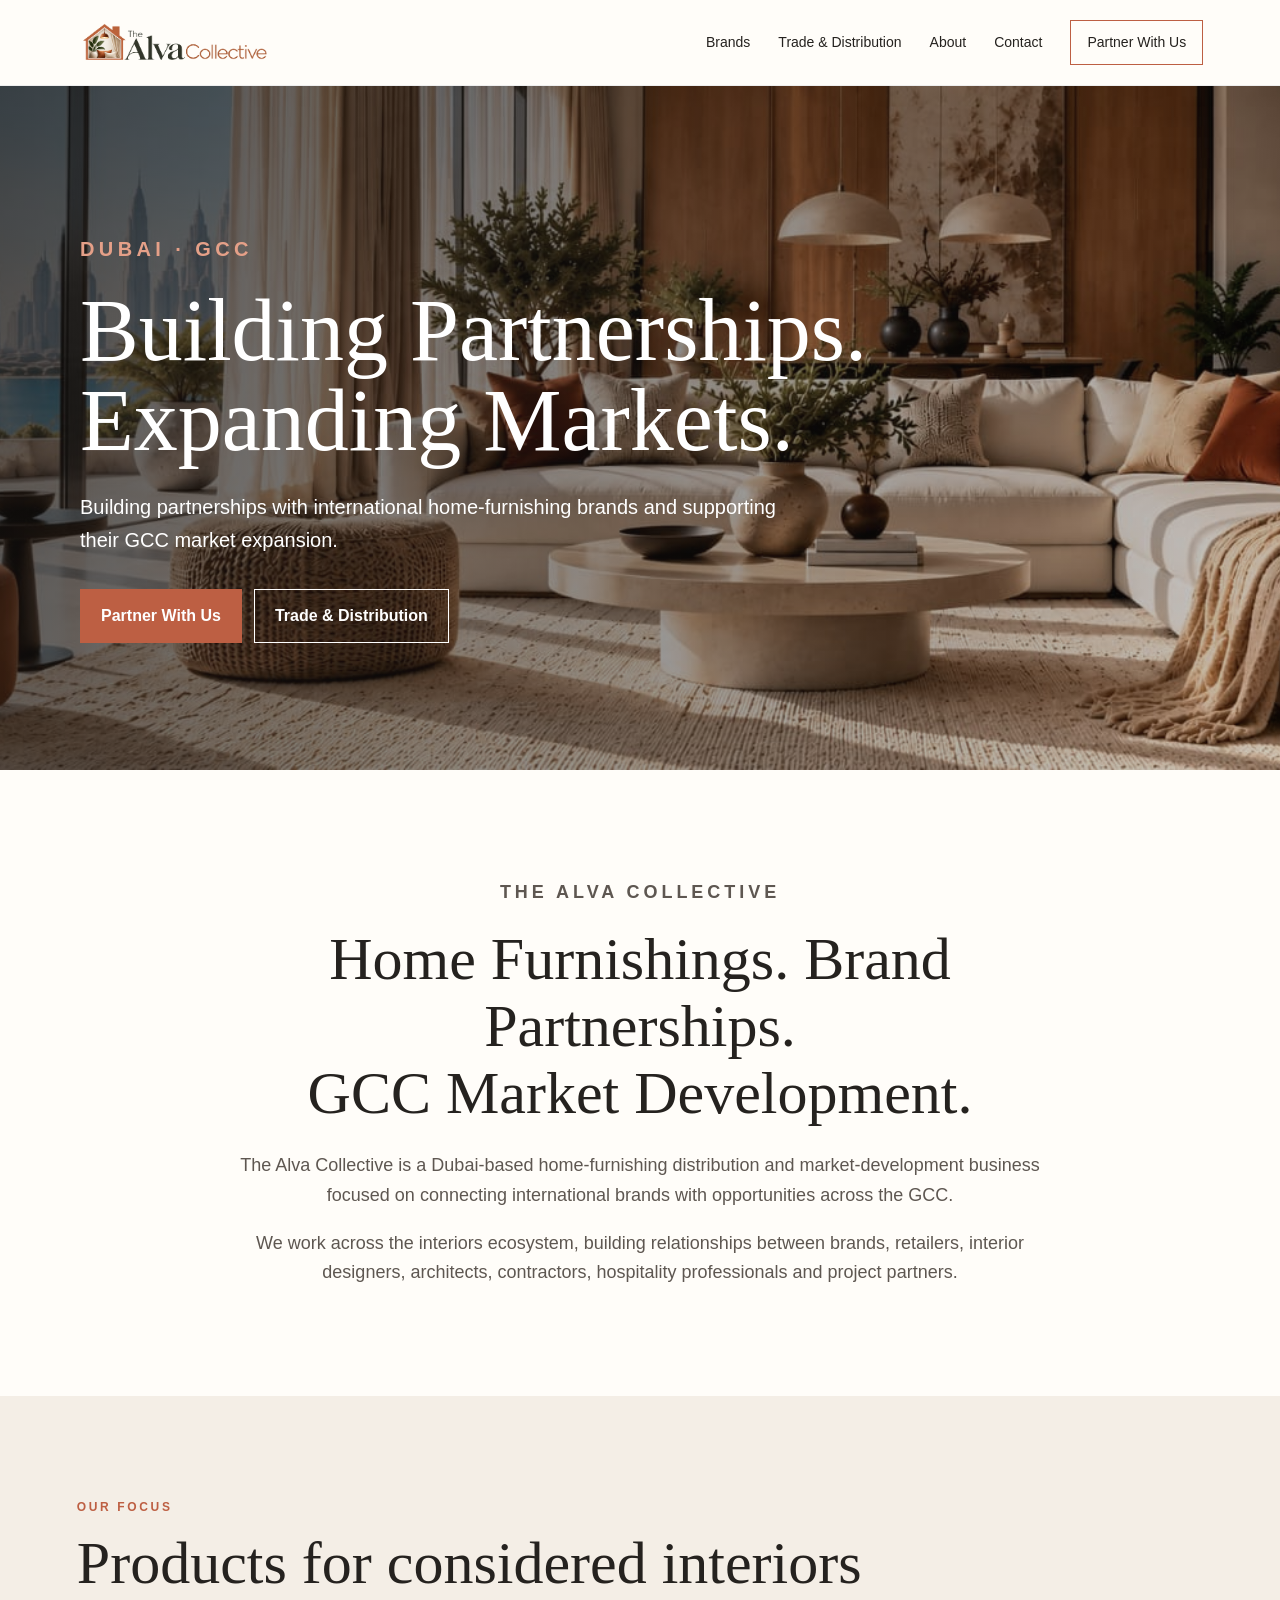
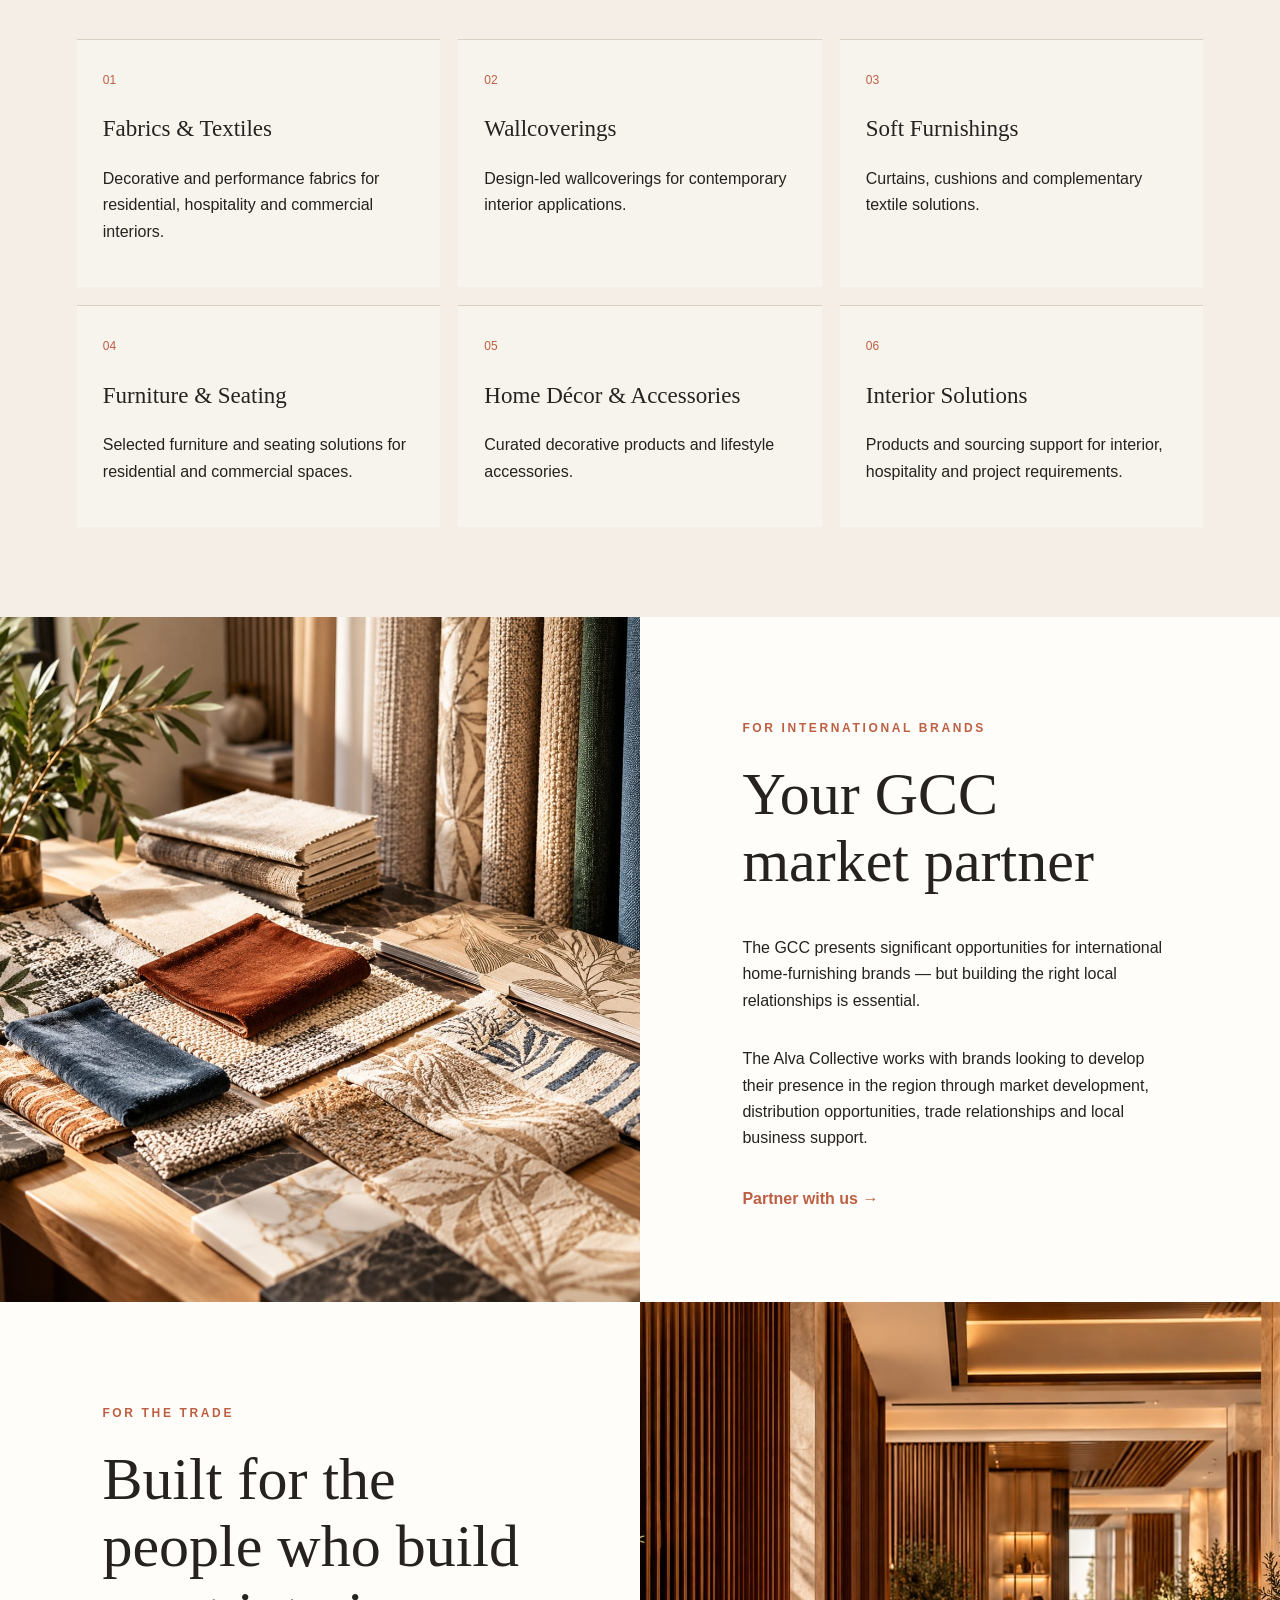
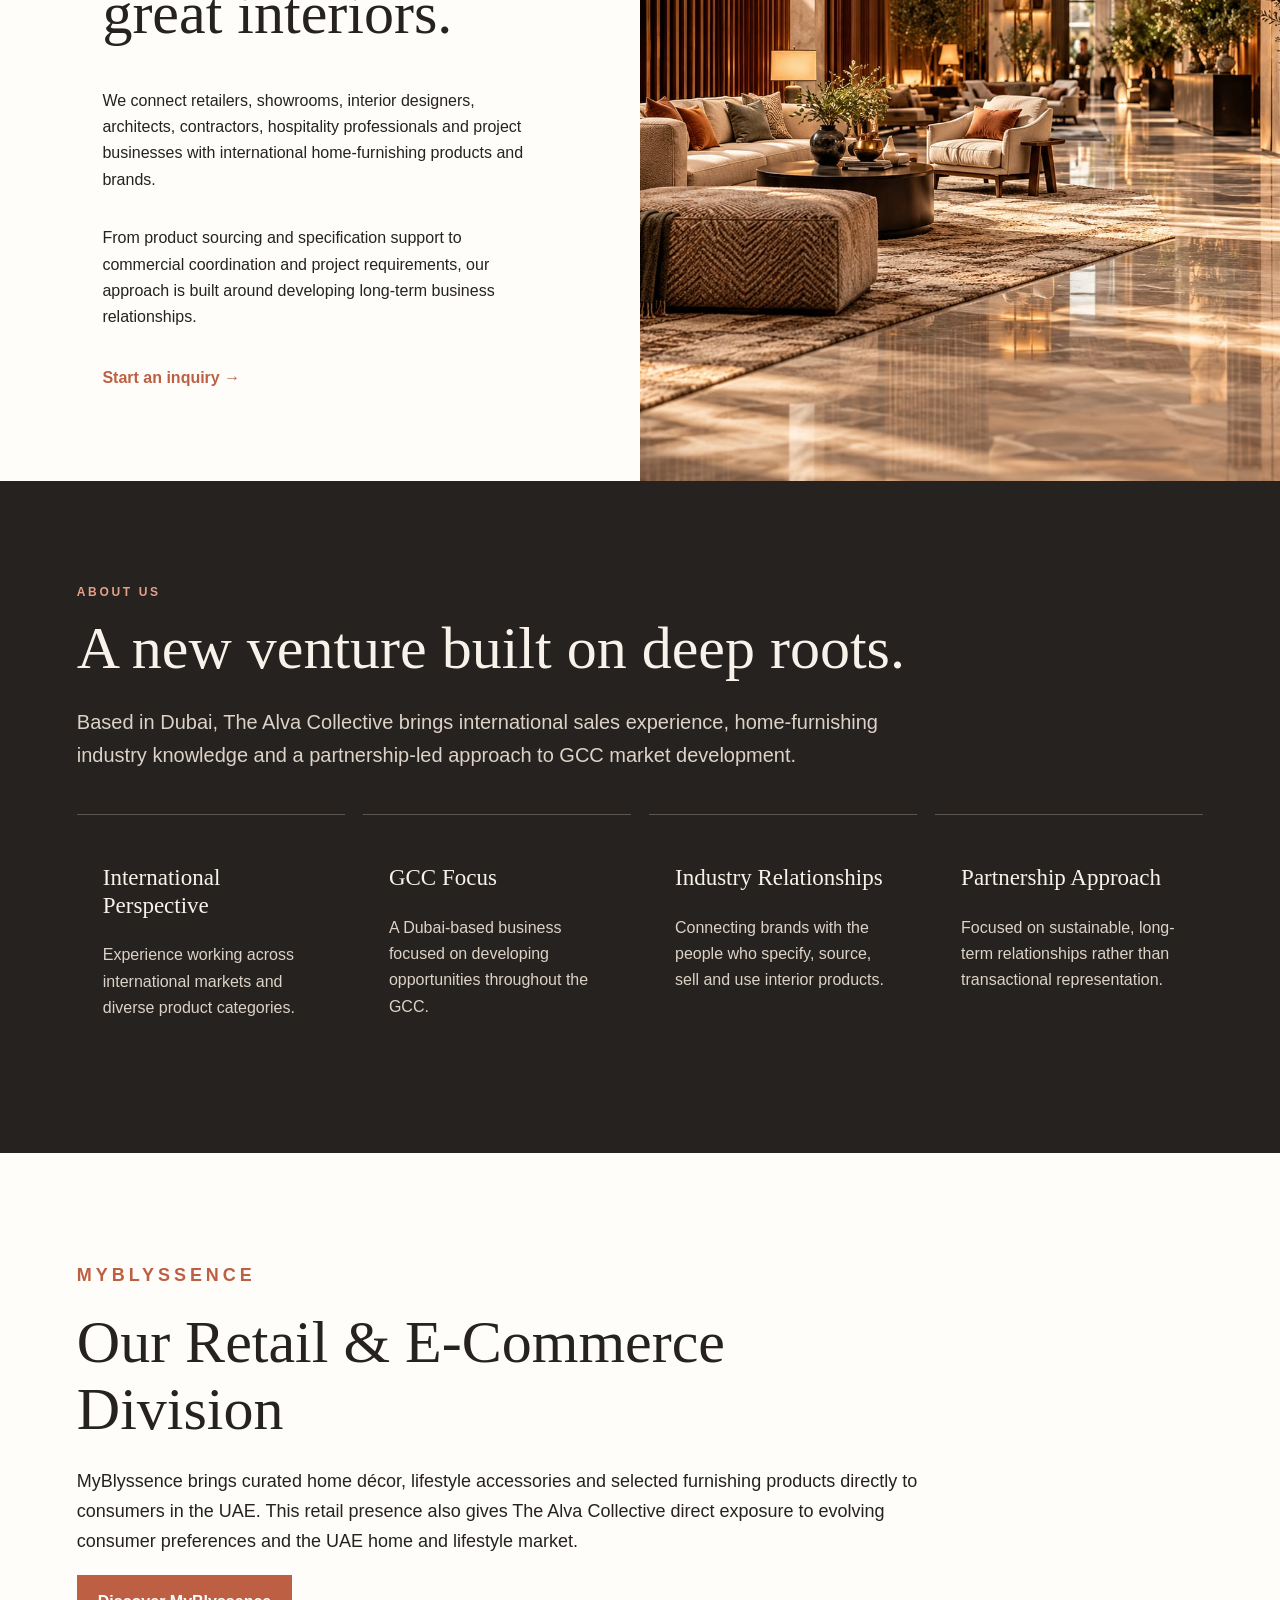
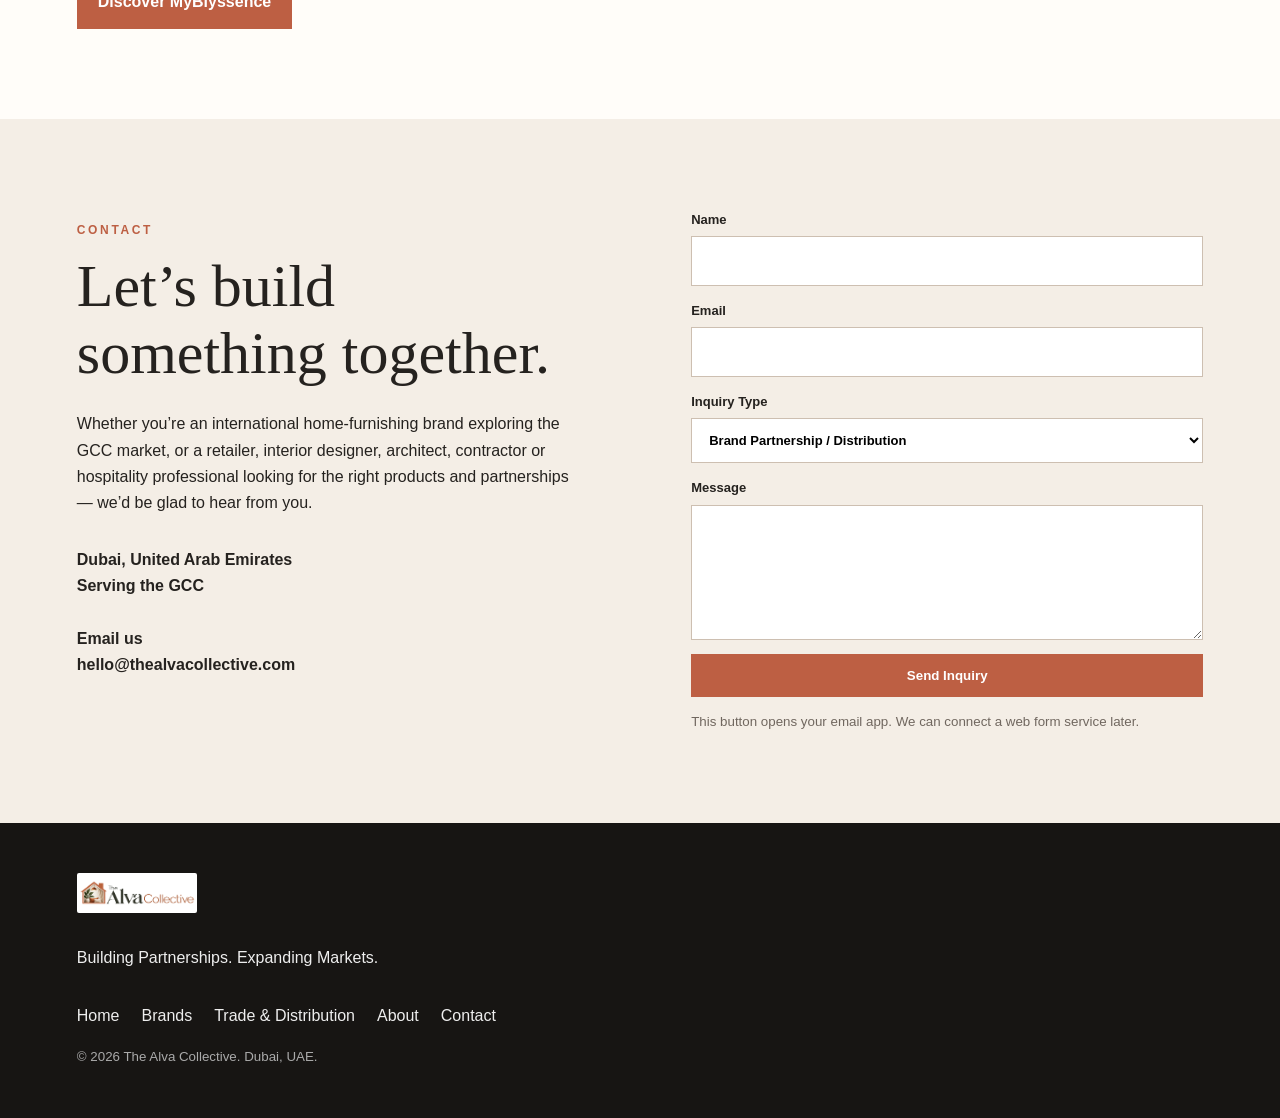
<file: index.html>
<!doctype html><html lang="en"><head><meta charset="utf-8"><meta name="viewport" content="width=device-width,initial-scale=1"><title>The Alva Collective | GCC Home Furnishing Partnerships</title><meta name="description" content="Dubai-based home-furnishing business building partnerships with international brands and supporting GCC market expansion."><link rel="stylesheet" href="styles.css"></head><body>
<header><a class="brand" href="#home"><img src="logo.png" alt="The Alva Collective logo"></a><button class="menu" aria-label="Menu">☰</button><nav><a href="#brands">Brands</a><a href="#trade">Trade & Distribution</a><a href="#about">About</a><a href="#contact">Contact</a><a class="pill" href="#contact">Partner With Us</a></nav></header>
<main id="home">
<section class="hero"><div class="hero-bg"></div><div class="hero-copy"><p class="eyebrow">DUBAI · GCC</p><h1>Building Partnerships.<br>Expanding Markets.</h1><p>Building partnerships with international home-furnishing brands and supporting their GCC market expansion.</p><div class="actions"><a class="btn primary" href="#contact">Partner With Us</a><a class="btn ghost" href="#trade">Trade & Distribution</a></div></div></section>
<section class="intro"><p class="eyebrow">THE ALVA COLLECTIVE</p><h2>Home Furnishings. Brand Partnerships.<br>GCC Market Development.</h2><p>The Alva Collective is a Dubai-based home-furnishing distribution and market-development business focused on connecting international brands with opportunities across the GCC.</p><p>We work across the interiors ecosystem, building relationships between brands, retailers, interior designers, architects, contractors, hospitality professionals and project partners.</p></section>
<section id="brands" class="section warm"><p class="eyebrow">OUR FOCUS</p><h2>Products for considered interiors</h2><div class="grid six"><article><span>01</span><h3>Fabrics & Textiles</h3><p>Decorative and performance fabrics for residential, hospitality and commercial interiors.</p></article><article><span>02</span><h3>Wallcoverings</h3><p>Design-led wallcoverings for contemporary interior applications.</p></article><article><span>03</span><h3>Soft Furnishings</h3><p>Curtains, cushions and complementary textile solutions.</p></article><article><span>04</span><h3>Furniture & Seating</h3><p>Selected furniture and seating solutions for residential and commercial spaces.</p></article><article><span>05</span><h3>Home Décor & Accessories</h3><p>Curated decorative products and lifestyle accessories.</p></article><article><span>06</span><h3>Interior Solutions</h3><p>Products and sourcing support for interior, hospitality and project requirements.</p></article></div></section>
<section id="trade" class="split"><div class="visual texture"></div><div class="copy"><p class="eyebrow">FOR INTERNATIONAL BRANDS</p><h2>Your GCC market partner</h2><p>The GCC presents significant opportunities for international home-furnishing brands — but building the right local relationships is essential.</p><p>The Alva Collective works with brands looking to develop their presence in the region through market development, distribution opportunities, trade relationships and local business support.</p><a class="textlink" href="#contact">Partner with us →</a></div></section>
<section class="split reverse"><div class="visual interior"></div><div class="copy"><p class="eyebrow">FOR THE TRADE</p><h2>Built for the people who build great interiors.</h2><p>We connect retailers, showrooms, interior designers, architects, contractors, hospitality professionals and project businesses with international home-furnishing products and brands.</p><p>From product sourcing and specification support to commercial coordination and project requirements, our approach is built around developing long-term business relationships.</p><a class="textlink" href="#contact">Start an inquiry →</a></div></section>
<section id="about" class="section dark"><p class="eyebrow">ABOUT US</p><h2>A new venture built on deep roots.</h2><p class="lead">Based in Dubai, The Alva Collective brings international sales experience, home-furnishing industry knowledge and a partnership-led approach to GCC market development.</p><div class="grid four"><article><h3>International Perspective</h3><p>Experience working across international markets and diverse product categories.</p></article><article><h3>GCC Focus</h3><p>A Dubai-based business focused on developing opportunities throughout the GCC.</p></article><article><h3>Industry Relationships</h3><p>Connecting brands with the people who specify, source, sell and use interior products.</p></article><article><h3>Partnership Approach</h3><p>Focused on sustainable, long-term relationships rather than transactional representation.</p></article></div></section>
<section class="section retail"><p class="eyebrow">MYBLYSSENCE</p><h2>Our Retail & E-Commerce Division</h2><p>MyBlyssence brings curated home décor, lifestyle accessories and selected furnishing products directly to consumers in the UAE. This retail presence also gives The Alva Collective direct exposure to evolving consumer preferences and the UAE home and lifestyle market.</p><a class="btn primary" href="https://www.myblyssence.com" target="_blank" rel="noopener">Discover MyBlyssence</a></section>
<section id="contact" class="contact"><div><p class="eyebrow">CONTACT</p><h2>Let’s build something together.</h2><p>Whether you’re an international home-furnishing brand exploring the GCC market, or a retailer, interior designer, architect, contractor or hospitality professional looking for the right products and partnerships — we’d be glad to hear from you.<p class="location">Dubai, United Arab Emirates<br>Serving the GCC<br><br>Email us<br><a href="mailto:hello@thealvacollective.com">hello@thealvacollective.com</a>
</p></div><form action="mailto:hello@thealvacollective.com" method="post" enctype="text/plain"><label>Name<input name="Name" required></label><label>Email<input type="email" name="Email" required></label><label>Inquiry Type<select name="Inquiry Type"><option>Brand Partnership / Distribution</option><option>Retail & Wholesale</option><option>Interior Design & Architecture</option><option>Hospitality & Contract</option><option>Product / Project Inquiry</option><option>Other</option></select></label><label>Message<textarea name="Message" rows="5" required></textarea></label><button class="btn primary" type="submit">Send Inquiry</button><small>This button opens your email app. We can connect a web form service later.</small></form></section>
</main><footer><img src="logo.png" alt=""><p>Building Partnerships. Expanding Markets.</p><div><a href="#home">Home</a><a href="#brands">Brands</a><a href="#trade">Trade & Distribution</a><a href="#about">About</a><a href="#contact">Contact</a></div><small>© 2026 The Alva Collective. Dubai, UAE.</small></footer><script src="script.js"></script></body></html>
</file>
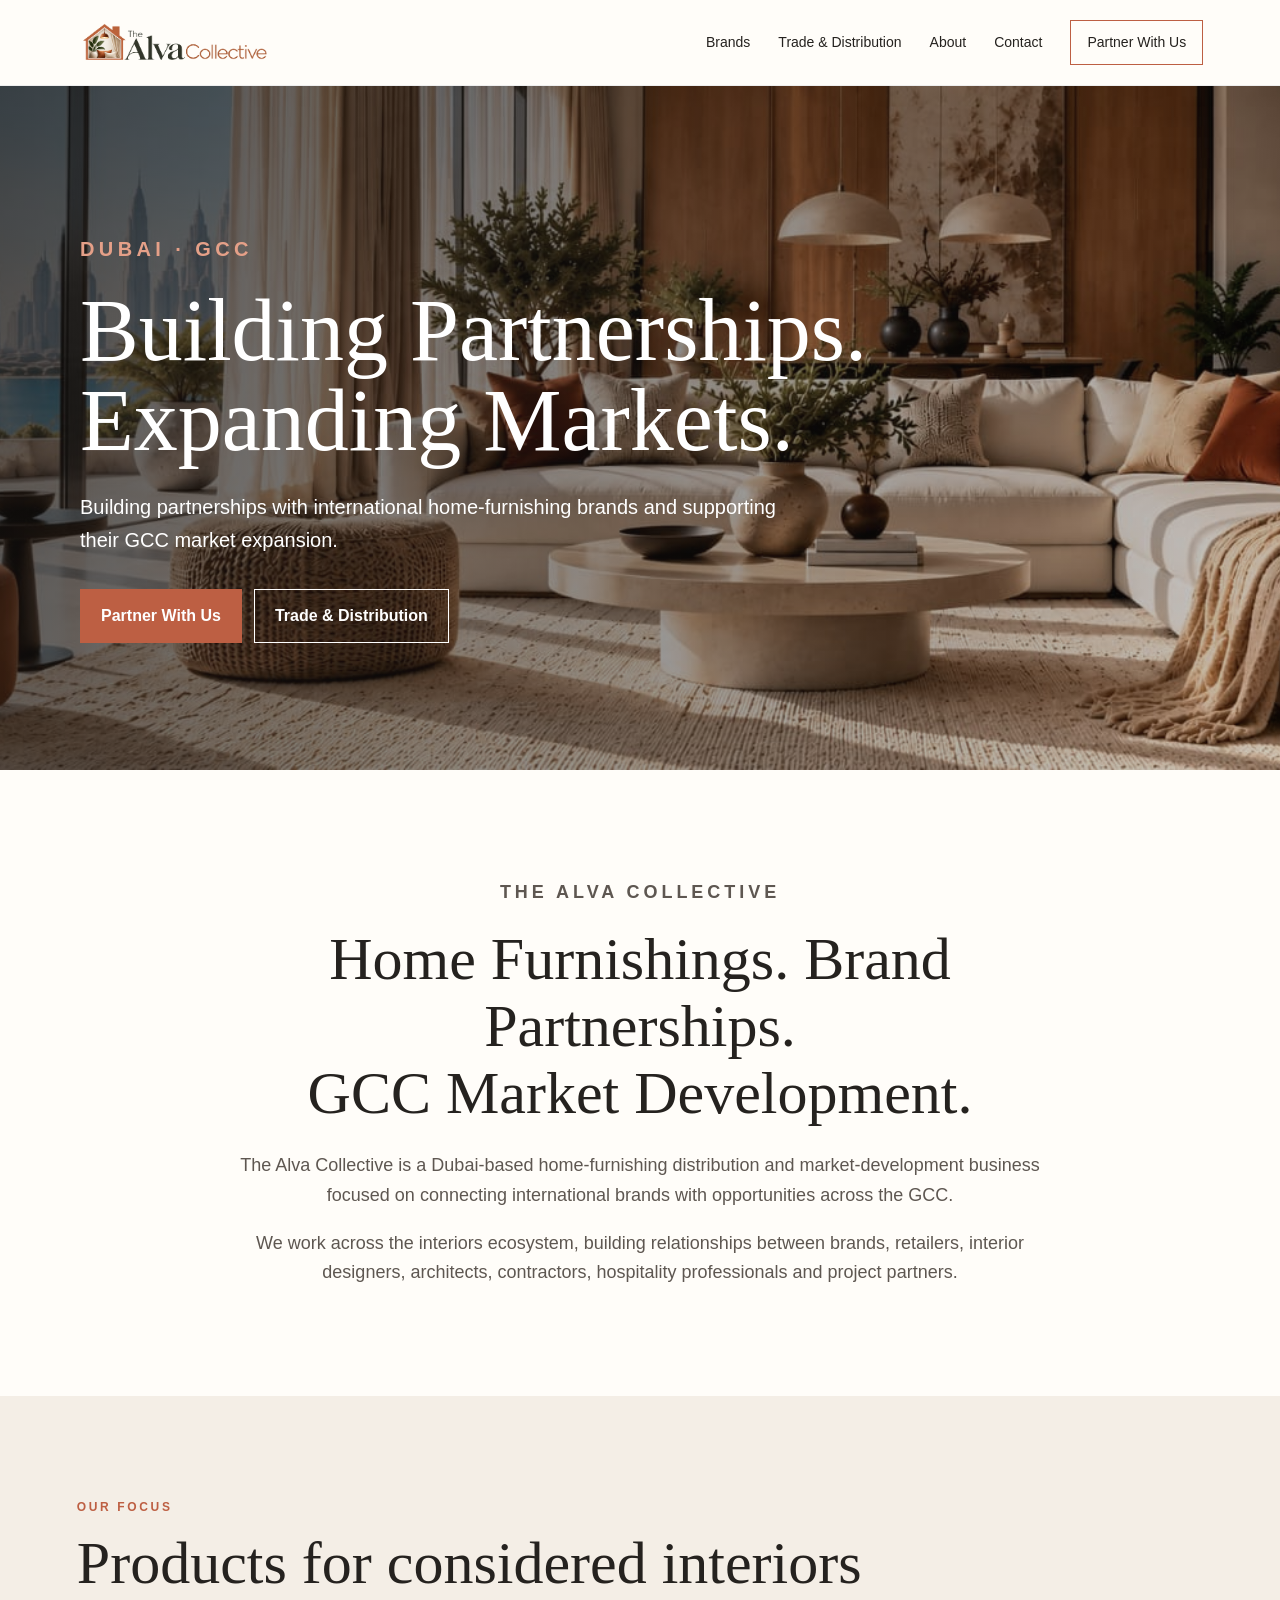
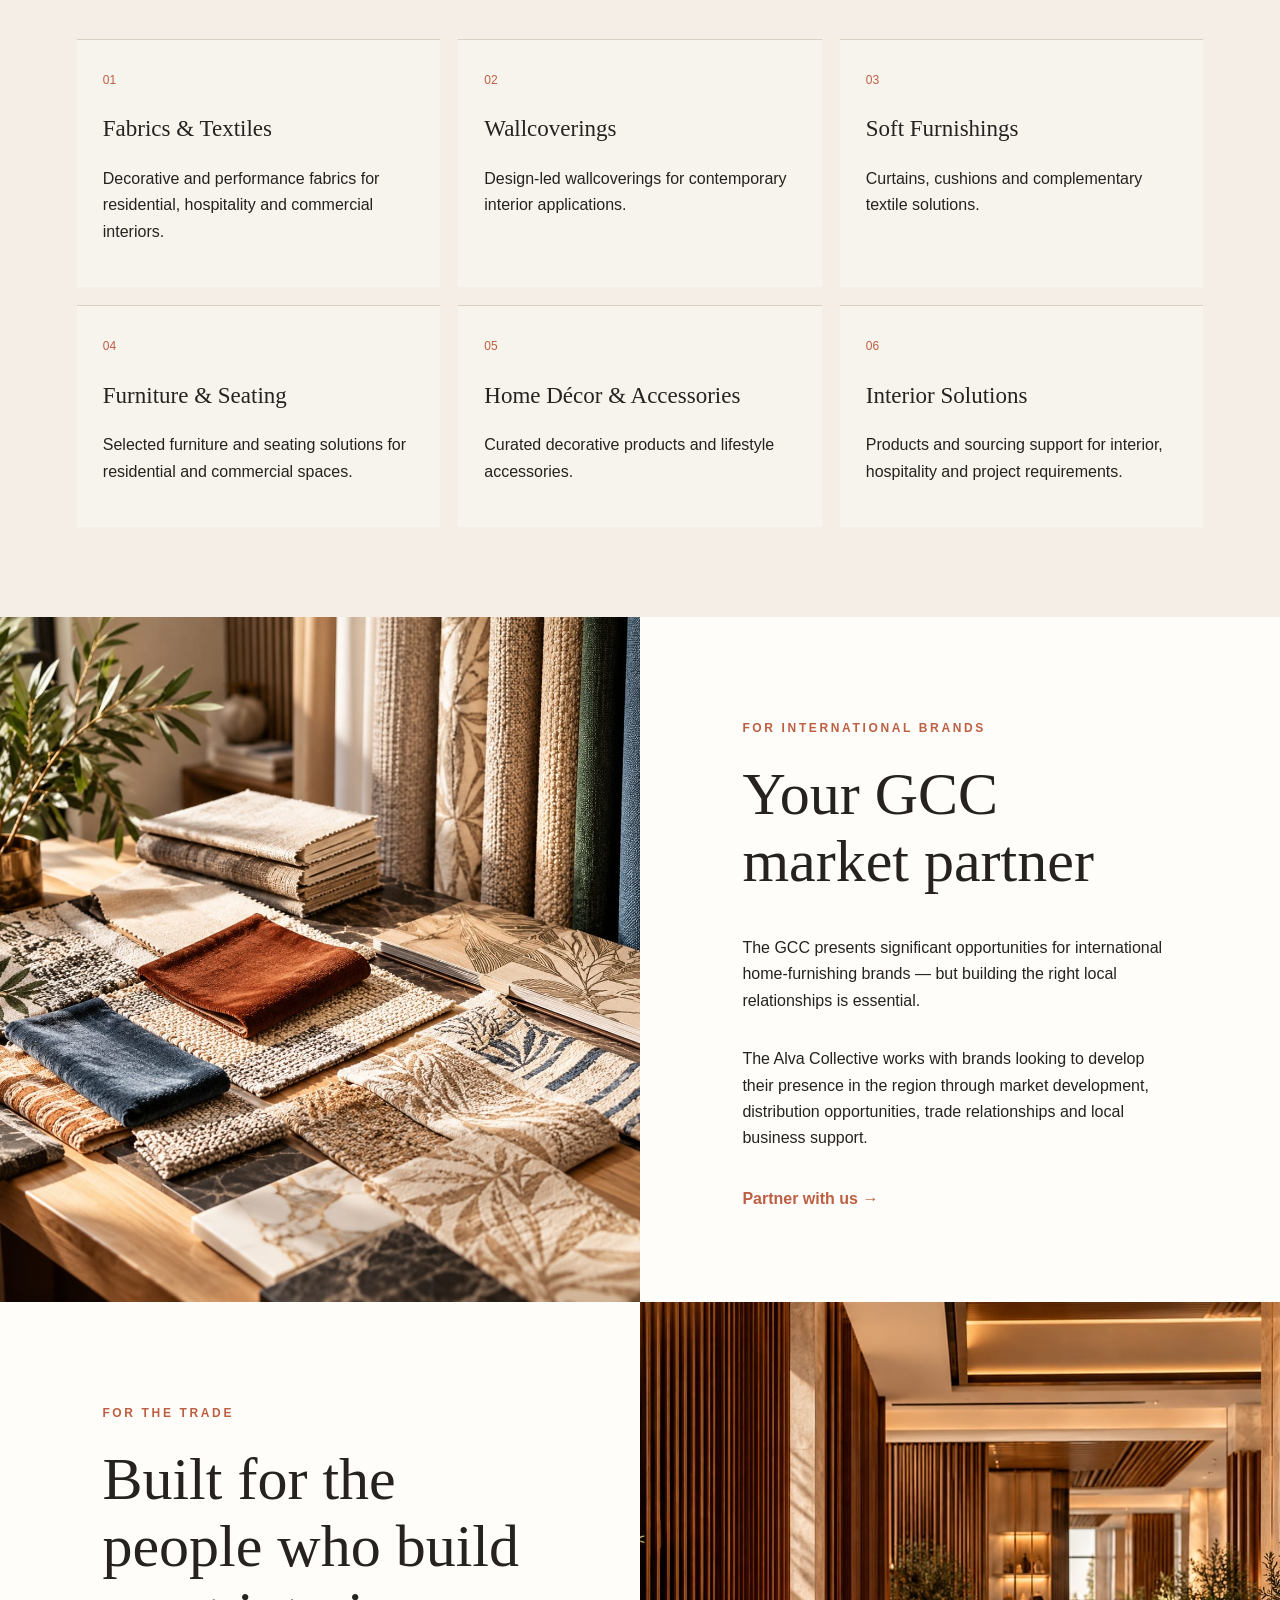
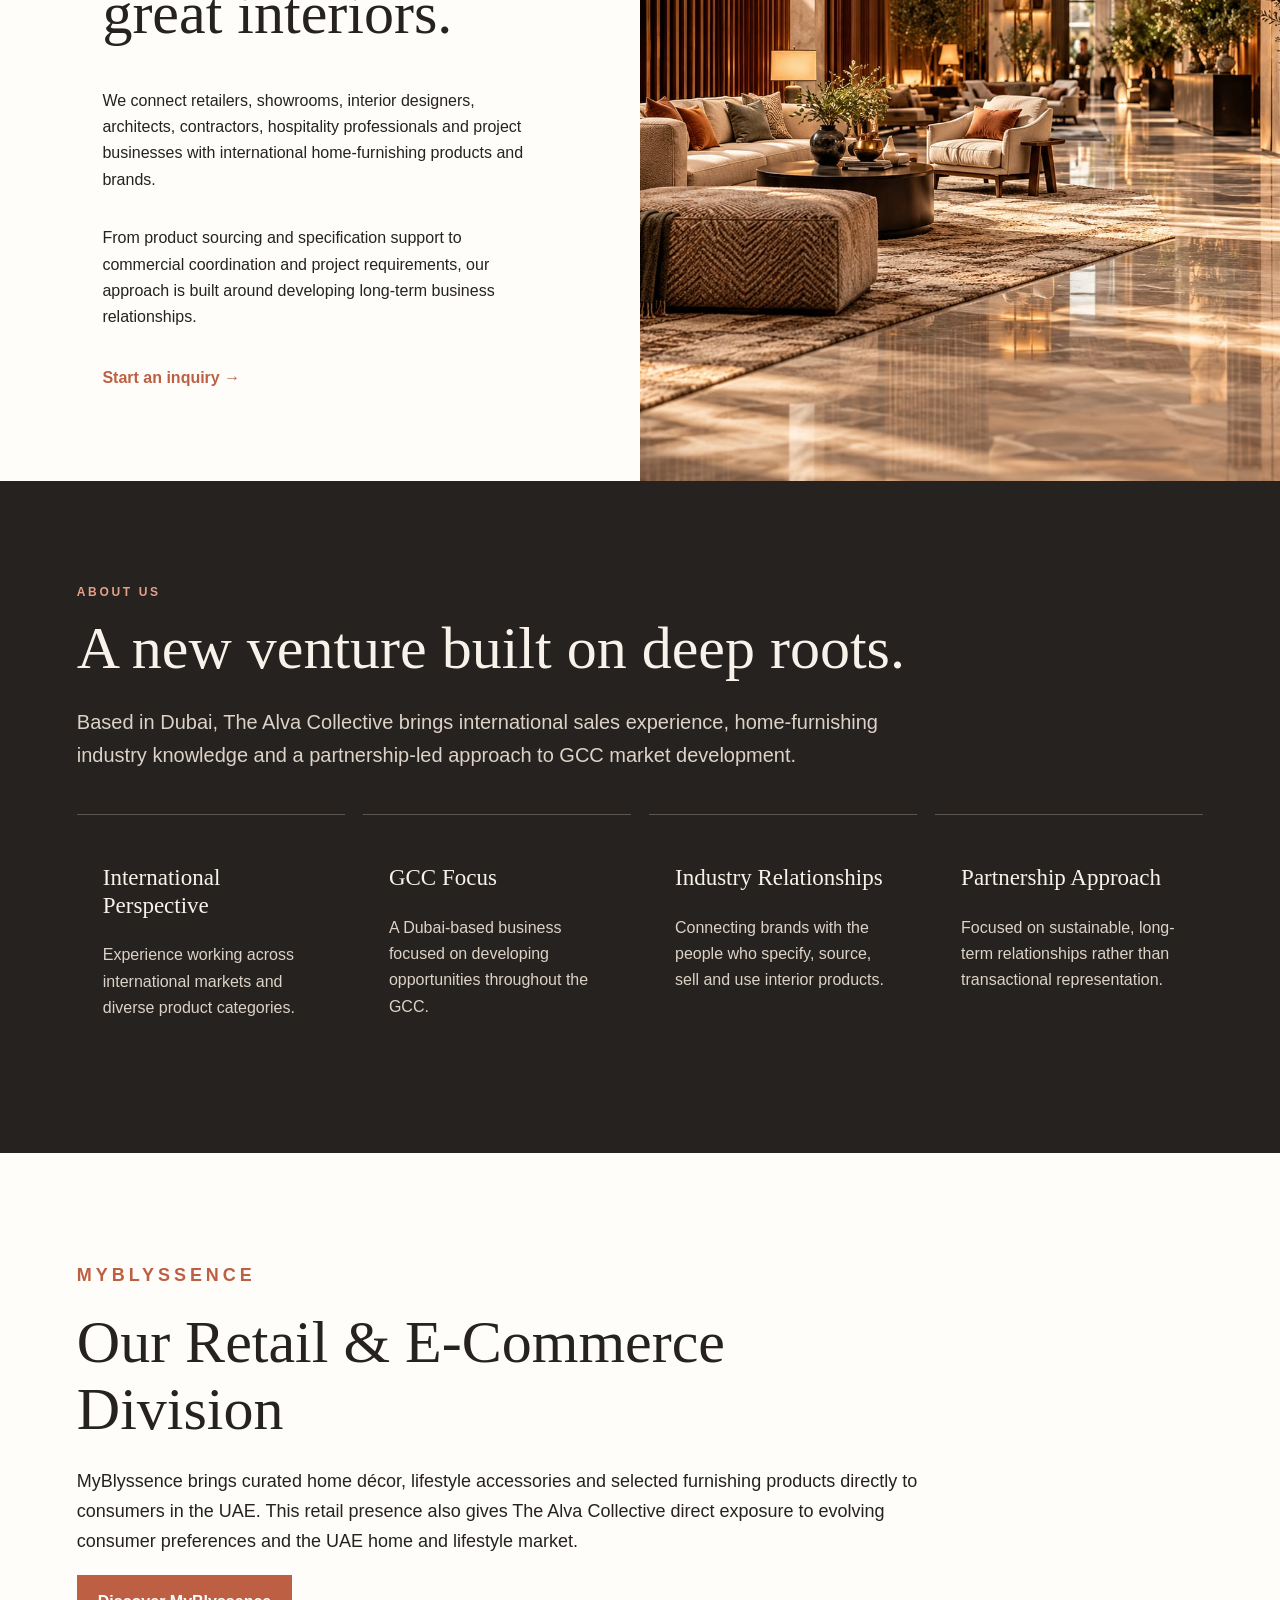
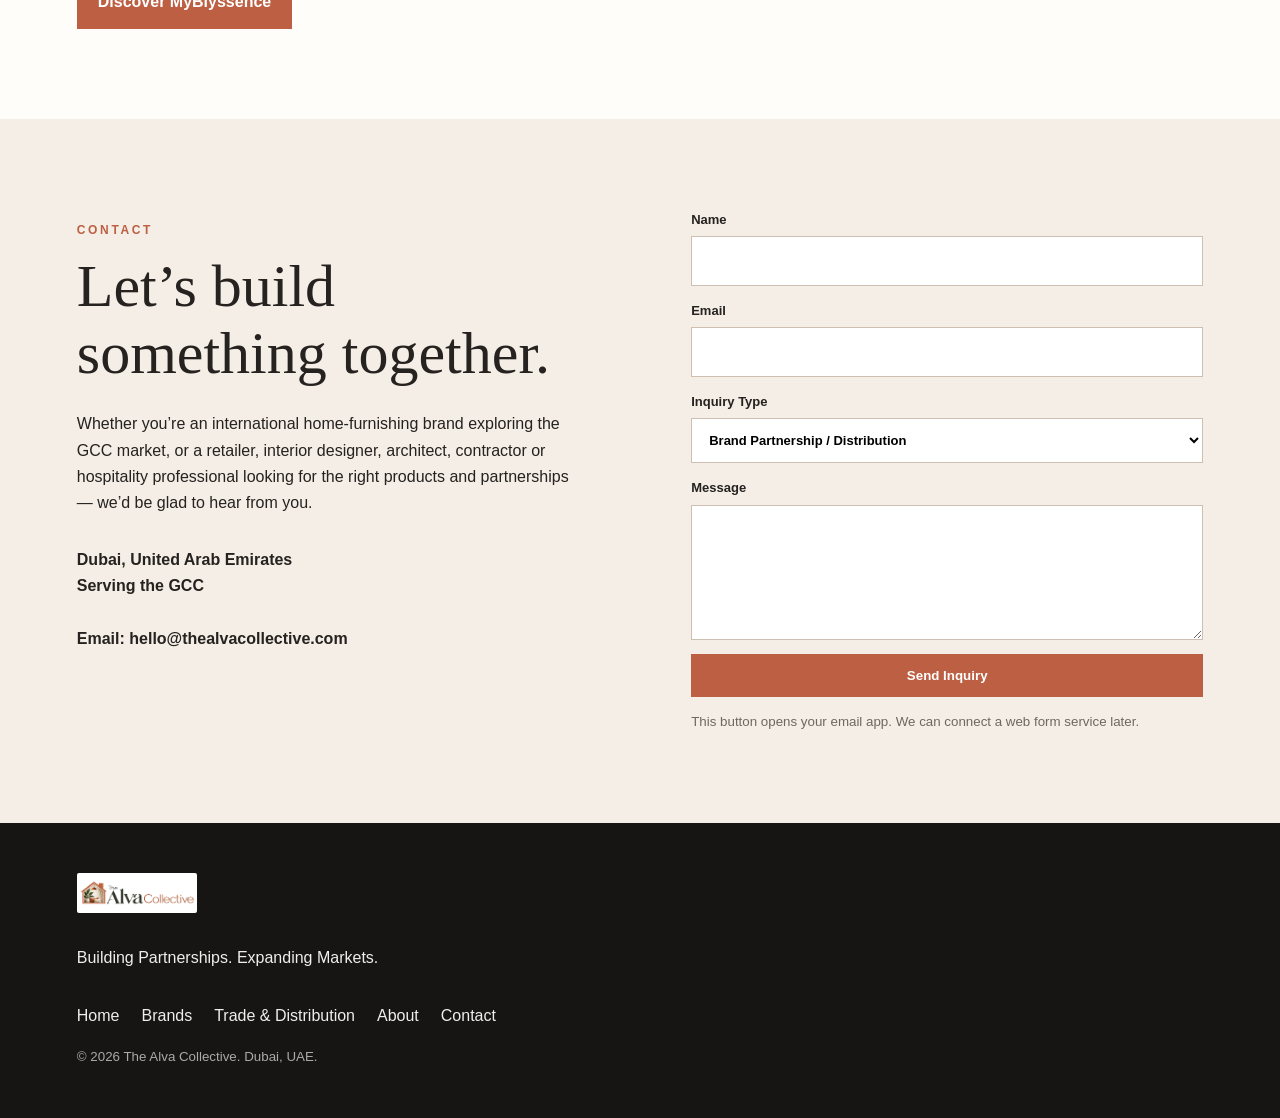
<file: index-1.html>
<!doctype html><html lang="en"><head><meta charset="utf-8"><meta name="viewport" content="width=device-width,initial-scale=1"><title>The Alva Collective | GCC Home Furnishing Partnerships</title><meta name="description" content="Dubai-based home-furnishing business building partnerships with international brands and supporting GCC market expansion."><link rel="stylesheet" href="styles.css"></head><body>
<header><a class="brand" href="#home"><img src="logo.png" alt="The Alva Collective logo"></a><button class="menu" aria-label="Menu">☰</button><nav><a href="#brands">Brands</a><a href="#trade">Trade & Distribution</a><a href="#about">About</a><a href="#contact">Contact</a><a class="pill" href="#contact">Partner With Us</a></nav></header>
<main id="home">
<section class="hero"><div class="hero-bg"></div><div class="hero-copy"><p class="eyebrow">DUBAI · GCC</p><h1>Building Partnerships.<br>Expanding Markets.</h1><p>Building partnerships with international home-furnishing brands and supporting their GCC market expansion.</p><div class="actions"><a class="btn primary" href="#contact">Partner With Us</a><a class="btn ghost" href="#trade">Trade & Distribution</a></div></div></section>
<section class="intro"><p class="eyebrow">THE ALVA COLLECTIVE</p><h2>Home Furnishings. Brand Partnerships.<br>GCC Market Development.</h2><p>The Alva Collective is a Dubai-based home-furnishing distribution and market-development business focused on connecting international brands with opportunities across the GCC.</p><p>We work across the interiors ecosystem, building relationships between brands, retailers, interior designers, architects, contractors, hospitality professionals and project partners.</p></section>
<section id="brands" class="section warm"><p class="eyebrow">OUR FOCUS</p><h2>Products for considered interiors</h2><div class="grid six"><article><span>01</span><h3>Fabrics & Textiles</h3><p>Decorative and performance fabrics for residential, hospitality and commercial interiors.</p></article><article><span>02</span><h3>Wallcoverings</h3><p>Design-led wallcoverings for contemporary interior applications.</p></article><article><span>03</span><h3>Soft Furnishings</h3><p>Curtains, cushions and complementary textile solutions.</p></article><article><span>04</span><h3>Furniture & Seating</h3><p>Selected furniture and seating solutions for residential and commercial spaces.</p></article><article><span>05</span><h3>Home Décor & Accessories</h3><p>Curated decorative products and lifestyle accessories.</p></article><article><span>06</span><h3>Interior Solutions</h3><p>Products and sourcing support for interior, hospitality and project requirements.</p></article></div></section>
<section id="trade" class="split"><div class="visual texture"></div><div class="copy"><p class="eyebrow">FOR INTERNATIONAL BRANDS</p><h2>Your GCC market partner</h2><p>The GCC presents significant opportunities for international home-furnishing brands — but building the right local relationships is essential.</p><p>The Alva Collective works with brands looking to develop their presence in the region through market development, distribution opportunities, trade relationships and local business support.</p><a class="textlink" href="#contact">Partner with us →</a></div></section>
<section class="split reverse"><div class="visual interior"></div><div class="copy"><p class="eyebrow">FOR THE TRADE</p><h2>Built for the people who build great interiors.</h2><p>We connect retailers, showrooms, interior designers, architects, contractors, hospitality professionals and project businesses with international home-furnishing products and brands.</p><p>From product sourcing and specification support to commercial coordination and project requirements, our approach is built around developing long-term business relationships.</p><a class="textlink" href="#contact">Start an inquiry →</a></div></section>
<section id="about" class="section dark"><p class="eyebrow">ABOUT US</p><h2>A new venture built on deep roots.</h2><p class="lead">Based in Dubai, The Alva Collective brings international sales experience, home-furnishing industry knowledge and a partnership-led approach to GCC market development.</p><div class="grid four"><article><h3>International Perspective</h3><p>Experience working across international markets and diverse product categories.</p></article><article><h3>GCC Focus</h3><p>A Dubai-based business focused on developing opportunities throughout the GCC.</p></article><article><h3>Industry Relationships</h3><p>Connecting brands with the people who specify, source, sell and use interior products.</p></article><article><h3>Partnership Approach</h3><p>Focused on sustainable, long-term relationships rather than transactional representation.</p></article></div></section>
<section class="section retail"><p class="eyebrow">MYBLYSSENCE</p><h2>Our Retail & E-Commerce Division</h2><p>MyBlyssence brings curated home décor, lifestyle accessories and selected furnishing products directly to consumers in the UAE. This retail presence also gives The Alva Collective direct exposure to evolving consumer preferences and the UAE home and lifestyle market.</p><a class="btn primary" href="https://www.myblyssence.com" target="_blank" rel="noopener">Discover MyBlyssence</a></section>
<section id="contact" class="contact"><div><p class="eyebrow">CONTACT</p><h2>Let’s build something together.</h2><p>Whether you’re an international home-furnishing brand exploring the GCC market, or a retailer, interior designer, architect, contractor or hospitality professional looking for the right products and partnerships — we’d be glad to hear from you.</p><p class="location">Dubai, United Arab Emirates<br>Serving the GCC<br><br>Email: <a href="mailto:hello@thealvacollective.com">hello@thealvacollective.com</a></p></div><form action="mailto:hello@thealvacollective.com" method="post" enctype="text/plain"><label>Name<input name="Name" required></label><label>Email<input type="email" name="Email" required></label><label>Inquiry Type<select name="Inquiry Type"><option>Brand Partnership / Distribution</option><option>Retail & Wholesale</option><option>Interior Design & Architecture</option><option>Hospitality & Contract</option><option>Product / Project Inquiry</option><option>Other</option></select></label><label>Message<textarea name="Message" rows="5" required></textarea></label><button class="btn primary" type="submit">Send Inquiry</button><small>This button opens your email app. We can connect a web form service later.</small></form></section>
</main><footer><img src="logo.png" alt=""><p>Building Partnerships. Expanding Markets.</p><div><a href="#home">Home</a><a href="#brands">Brands</a><a href="#trade">Trade & Distribution</a><a href="#about">About</a><a href="#contact">Contact</a></div><small>© 2026 The Alva Collective. Dubai, UAE.</small></footer><script src="script.js"></script></body></html>
</file>
<file: styles.css>
:root{--ink:#25221f;--cream:#f4eee6;--paper:#fffdf9;--terra:#bd5f43;--sage:#74856f;--line:#d8cec2}*{box-sizing:border-box}html{scroll-behavior:smooth}body{margin:0;font-family:Arial,Helvetica,sans-serif;color:var(--ink);background:var(--paper);line-height:1.65}header{height:86px;padding:10px 6vw;display:flex;align-items:center;justify-content:space-between;background:rgba(255,253,249,.96);position:sticky;top:0;z-index:20;border-bottom:1px solid #eee}.brand img{height:65px;width:auto;display:block}nav{display:flex;gap:28px;align-items:center}a{color:inherit;text-decoration:none}nav a{font-size:14px}.pill{border:1px solid var(--terra);padding:10px 16px}.menu{display:none;border:0;background:none;font-size:26px}.hero{min-height:76vh;position:relative;display:grid;place-items:center;overflow:hidden;background:#352f2a}.hero-bg{position:absolute;inset:0;background:linear-gradient(115deg,rgba(22,18,15,.78),rgba(22,18,15,.25)),radial-gradient(circle at 78% 30%,#a87d63 0 10%,transparent 11%),linear-gradient(135deg,#5f493c,#c1a48e 48%,#665448);filter:saturate(.8)}.hero-copy{position:relative;color:white;width:min(1120px,88vw);padding:90px 0}.hero h1{font-family:Georgia,serif;font-weight:400;font-size:clamp(44px,7vw,88px);line-height:1.03;margin:8px 0 24px}.hero p{max-width:700px;font-size:20px}.eyebrow{font-size:12px;letter-spacing:.22em;font-weight:700;color:var(--terra)}.hero .eyebrow,.dark .eyebrow{color:#e5a088}.actions{display:flex;gap:12px;margin-top:32px}.btn{display:inline-block;padding:13px 20px;border:1px solid var(--terra);cursor:pointer;font-weight:700}.primary{background:var(--terra);color:#fff}.ghost{border-color:#fff;color:#fff}.intro,.section,.contact{padding:90px max(6vw,24px)}.intro{max-width:1000px;margin:auto;text-align:center}.intro h2,.section h2,.copy h2,.contact h2{font:400 clamp(34px,5vw,60px)/1.12 Georgia,serif;margin:10px 0 24px}.intro p{font-size:18px;color:#5e5751}.warm{background:var(--cream)}.grid{display:grid;gap:18px;margin-top:42px}.six{grid-template-columns:repeat(3,1fr)}.four{grid-template-columns:repeat(4,1fr)}.grid article{padding:26px;border-top:1px solid var(--line);background:rgba(255,255,255,.28)}.grid article span{font-size:12px;color:var(--terra)}h3{font:400 23px/1.2 Georgia,serif}.split{display:grid;grid-template-columns:1fr 1fr;min-height:620px}.split.reverse .visual{order:2}.split.reverse .copy{order:1}.copy{padding:90px 8vw;display:flex;flex-direction:column;justify-content:center}.visual{min-height:520px}.texture{background:radial-gradient(circle at 30% 30%,#d2b08c 0 3%,transparent 4%),repeating-linear-gradient(45deg,#ad7356 0 16px,#8d5d47 16px 32px)}.interior{background:linear-gradient(120deg,#d9cabb 0 28%,#f0e7dd 28% 55%,#9c806b 55% 70%,#6e7b68 70%)}.textlink{color:var(--terra);font-weight:700;margin-top:18px}.dark{background:var(--ink);color:#f8f2ea}.dark .grid article{border-color:#5d5650;background:transparent}.dark p{color:#ddd2c7}.lead{max-width:850px;font-size:20px}.retail{max-width:1000px}.retail p{font-size:18px}.contact{background:var(--cream);display:grid;grid-template-columns:1fr 1fr;gap:8vw}.contact form{display:grid;gap:14px}.contact label{font-size:13px;font-weight:700}.contact input,.contact select,.contact textarea{display:block;width:100%;margin-top:6px;padding:13px;border:1px solid #cdbfb1;background:#fff;font:inherit}.contact small{color:#70675f}.location{margin-top:30px;font-weight:700}footer{padding:50px 6vw;background:#171513;color:#eee;display:grid;gap:16px}footer img{width:120px;background:#fff;border-radius:2px}footer div{display:flex;gap:22px;flex-wrap:wrap}footer small{color:#aaa}@media(max-width:850px){header{height:76px}.brand img{height:56px}.menu{display:block}nav{display:none;position:absolute;top:76px;left:0;right:0;background:var(--paper);padding:22px 6vw;flex-direction:column;align-items:flex-start;border-bottom:1px solid #ddd}nav.open{display:flex}.hero{min-height:70vh}.six,.four{grid-template-columns:1fr 1fr}.split,.contact{grid-template-columns:1fr}.split.reverse .visual,.split.reverse .copy{order:initial}.visual{min-height:360px}.copy{padding:65px 7vw}}@media(max-width:540px){.six,.four{grid-template-columns:1fr}.actions{flex-direction:column;align-items:flex-start}.hero-copy{padding:70px 0}.intro,.section,.contact{padding:65px 24px}}
/* Version 2 photography */
.hero-bg{background-image:linear-gradient(115deg,rgba(22,18,15,.76),rgba(22,18,15,.20)),url('hero.jpg');background-size:cover;background-position:center}
.texture{background-image:url('materials.jpg');background-size:cover;background-position:center}
.interior{background-image:url('trade.jpg');background-size:cover;background-position:center}


/* FINAL IMAGE FIX — GitHub Pages root-level assets */
.hero {
  background-image:
    linear-gradient(90deg, rgba(24,29,31,.80) 0%, rgba(24,29,31,.56) 48%, rgba(24,29,31,.20) 100%),
    url("./hero.jpg") !important;
  background-size: cover !important;
  background-position: center !important;
  background-repeat: no-repeat !important;
}

.split-image.materials,
.materials-image,
.brand-image {
  background-image: url("./materials.jpg") !important;
  background-size: cover !important;
  background-position: center !important;
  background-repeat: no-repeat !important;
}

.split-image.trade,
.trade-image {
  background-image: url("./trade.jpg") !important;
  background-size: cover !important;
  background-position: center !important;
  background-repeat: no-repeat !important;
}

/* Fallback for the current alternating split sections */
#brands .split-image {
  background-image: url("./materials.jpg") !important;
  background-size: cover !important;
  background-position: center !important;
}
#trade .split-image {
  background-image: url("./trade.jpg") !important;
  background-size: cover !important;
  background-position: center !important;
}
</file>
